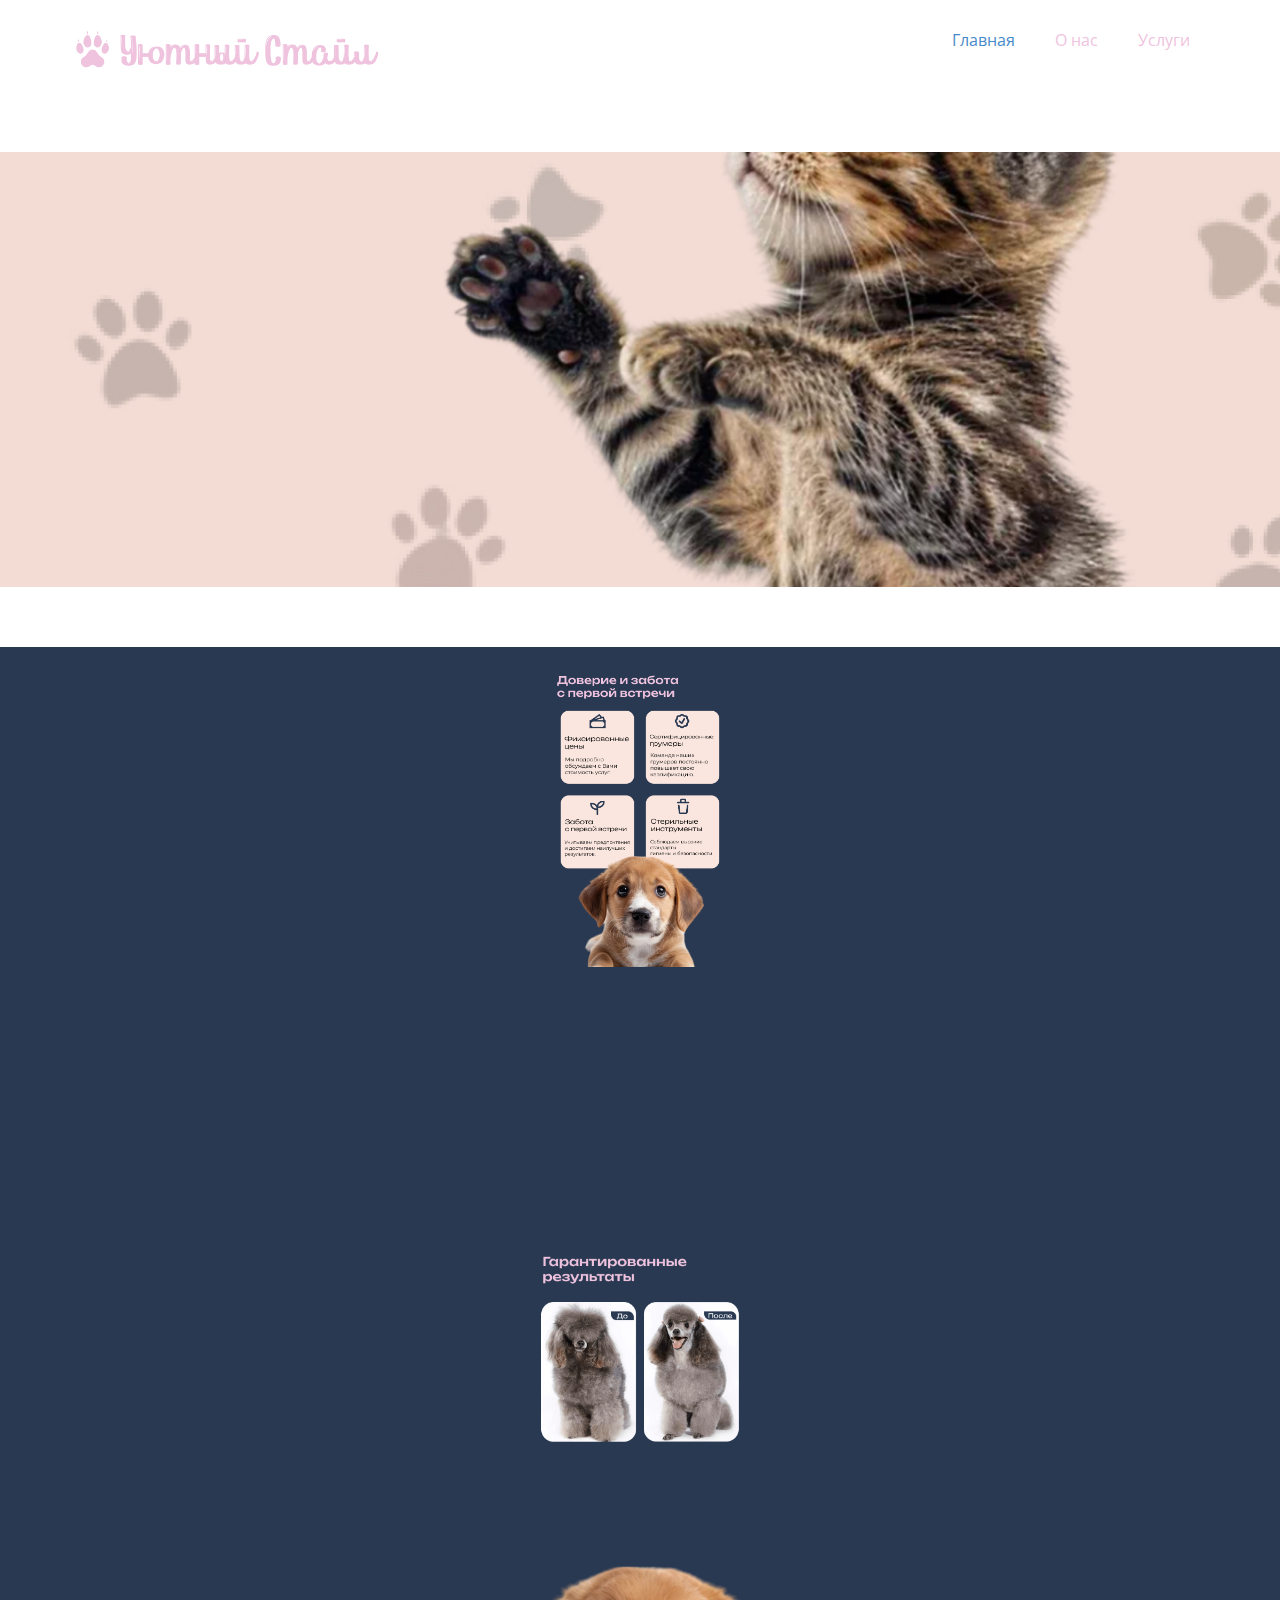
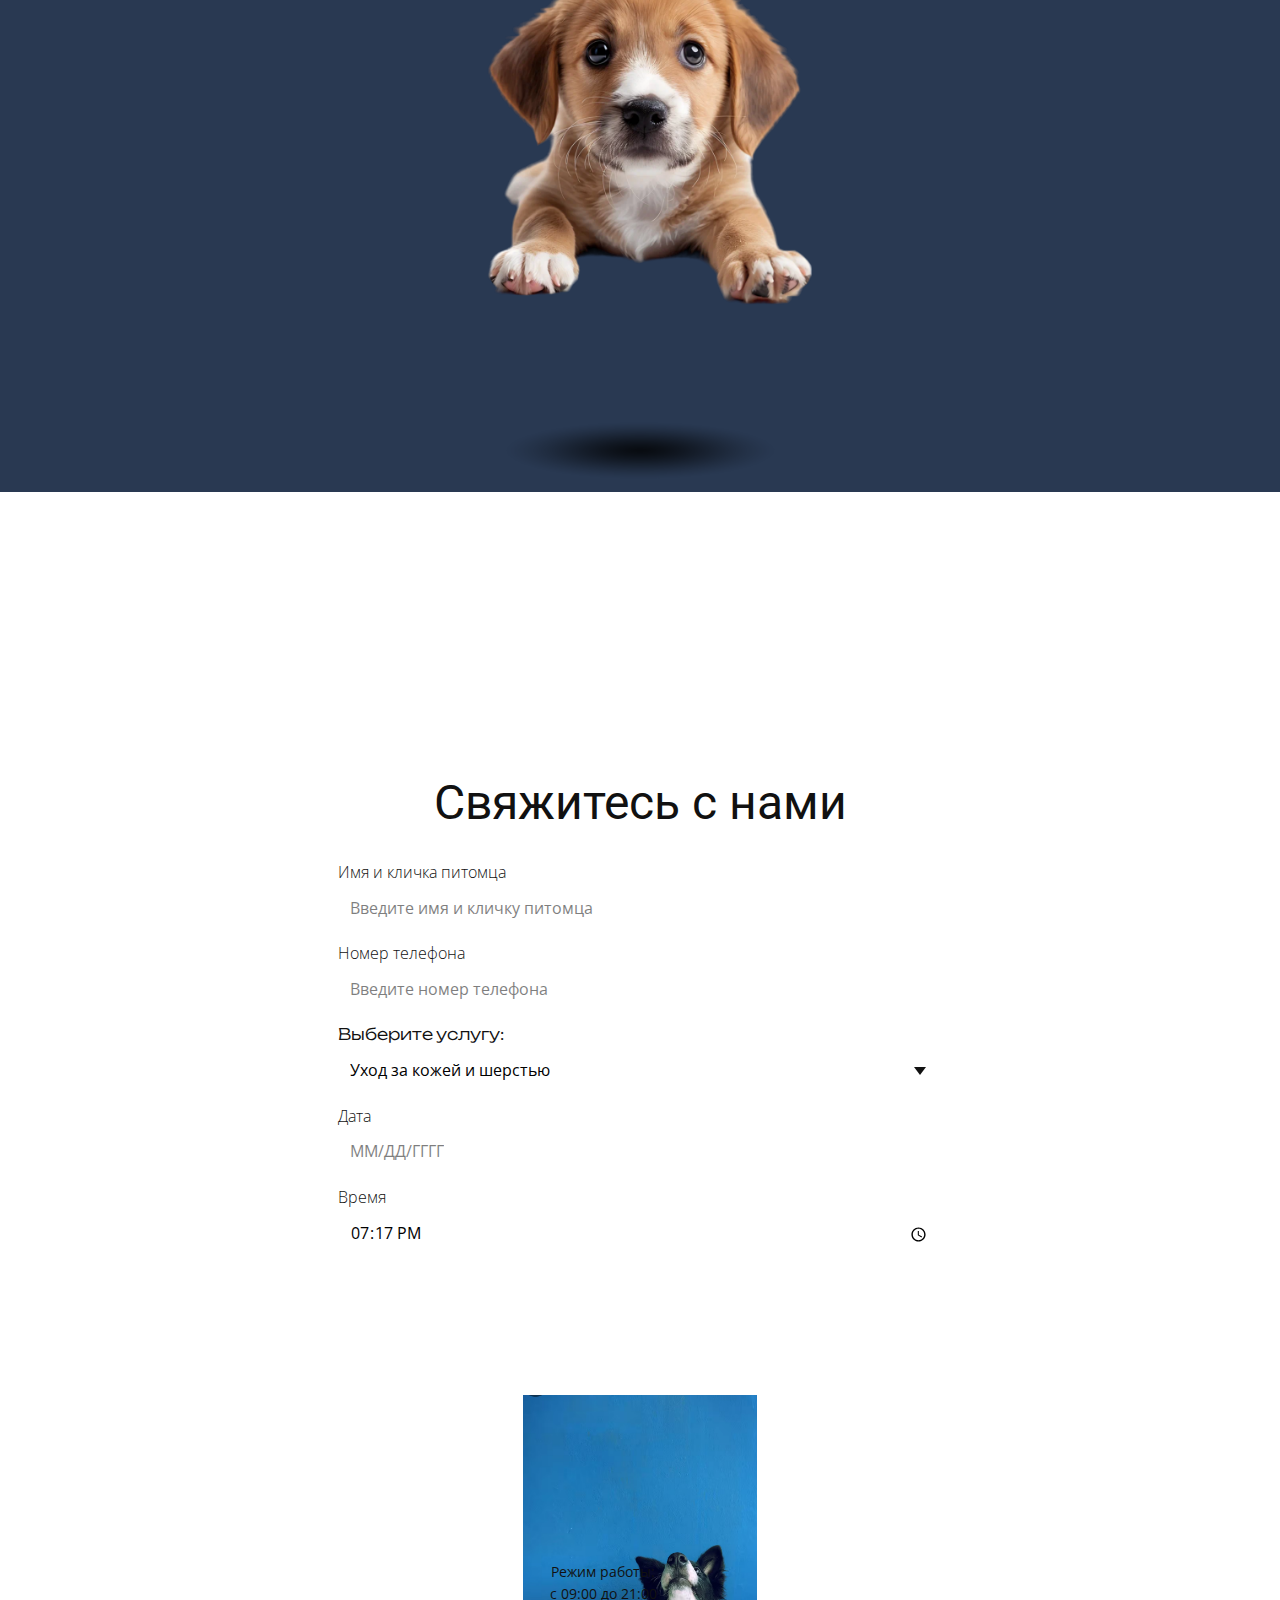
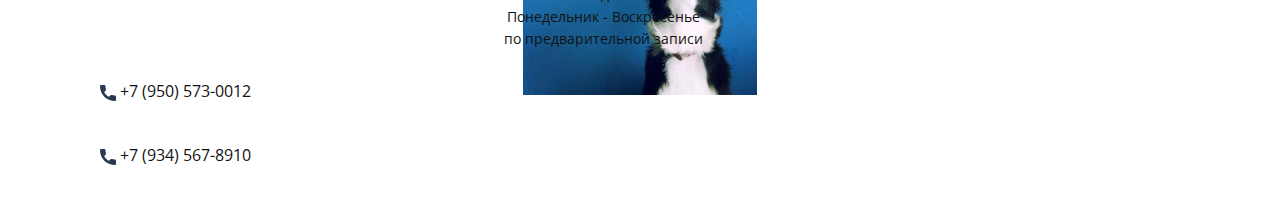
<file: index.html>
<!DOCTYPE html>
<html style="font-size: 16px;" lang="ru"><head>
    <meta name="viewport" content="width=device-width, initial-scale=1.0">
    <meta charset="utf-8">
    <meta name="keywords" content="Купание и чистка шерсти домашних питомцев, Парикмахерская для питомцев, Укладка шерсти, Подстрижка когтей и уход за лапками, Парикмахерские услуги для животных, Свяжитесь с нами">
    <meta name="description" content="">
    <title>Главная</title>
    <link rel="stylesheet" href="nicepage.css" media="screen">
<link rel="stylesheet" href="index.css" media="screen">
    <script class="u-script" type="text/javascript" src="jquery.js" defer=""></script>
    <script class="u-script" type="text/javascript" src="nicepage.js" defer=""></script>
    <meta name="generator" content="Nicepage 7.13.4, nicepage.com">
    
    
    
    
    
    
    
    
    <link id="u-page-google-font" rel="stylesheet" href="https://fonts.googleapis.com/css2?display=swap&amp;family=Roboto:ital,wght@0,100;0,200;0,300;0,400;0,500;0,600;0,700;0,800;0,900;1,100;1,200;1,300;1,400;1,500;1,600;1,700;1,800;1,900&amp;family=Open+Sans:ital,wght@0,300;0,400;0,500;0,600;0,700;0,800;1,300;1,400;1,500;1,600;1,700;1,800&amp;family=Unbounded:wght@200;300;400;500;600;700;800;900">
    <script type="application/ld+json">{
		"@context": "http://schema.org",
		"@type": "Organization",
		"name": "",
		"url": "/"
}</script>
    <meta name="theme-color" content="#478ac9">
    <meta property="og:title" content="Главная">
    <meta property="og:type" content="website">
    <link rel="canonical" href="/">
  <meta name="referrer" content="origin"><meta data-intl-tel-input-cdn-path="intlTelInput/"></head>
  <body data-home-page="https://website6567710.nicepage.io/Главная.html?version=99bab6fa-cb6e-5fd2-9b10-0b1e86d4f0d5" data-home-page-title="Главная" data-path-to-root="./" data-include-products="false" class="u-body u-clearfix u-xl-mode" data-lang="ru"><header class="u-clearfix u-color-var u-header u-header" id="header"><div class="u-clearfix u-sheet u-valign-middle-lg u-valign-middle-md u-valign-middle-sm u-sheet-1">
        <nav class="u-menu u-menu-one-level u-offcanvas u-menu-1" role="navigation" aria-label="Menu navigation">
          <div class="menu-collapse" style="font-size: 1rem; letter-spacing: 0px;">
            <a class="u-button-style u-custom-left-right-menu-spacing u-custom-padding-bottom u-custom-top-bottom-menu-spacing u-hamburger-link u-nav-link u-text-active-palette-1-base u-text-color-var u-text-hover-palette-2-base u-hamburger-link-1" href="#" tabindex="-1" aria-label="Open menu" aria-controls="1dbf">
              <svg class="u-svg-link" viewBox="0 0 24 24"><use xlink:href="#menu-hamburger"></use></svg>
              <svg class="u-svg-content" version="1.1" id="menu-hamburger" viewBox="0 0 16 16" x="0px" y="0px" xmlns:xlink="http://www.w3.org/1999/xlink" xmlns="http://www.w3.org/2000/svg"><g><rect y="1" width="16" height="2"></rect><rect y="7" width="16" height="2"></rect><rect y="13" width="16" height="2"></rect>
</g></svg>
            </a>
          </div>
          <div class="u-custom-menu u-nav-container">
            <ul class="u-nav u-unstyled u-nav-1" role="menubar"><li role="none" class="u-nav-item"><a role="menuitem" class="u-button-style u-nav-link u-text-active-palette-1-base u-text-hover-palette-2-base" href="./" style="padding: 10px 20px;">Главная</a>
</li><li role="none" class="u-nav-item"><a role="menuitem" class="u-button-style u-nav-link u-text-active-palette-1-base u-text-hover-palette-2-base" href="О-нас.html" style="padding: 10px 20px;">О нас</a>
</li><li role="none" class="u-nav-item"><a role="menuitem" class="u-button-style u-nav-link u-text-active-palette-1-base u-text-hover-palette-2-base" href="Услуги.html" style="padding: 10px 20px;">Услуги</a>
</li></ul>
          </div>
          <div class="u-custom-menu u-nav-container-collapse" id="1dbf" role="region" aria-label="Menu panel">
            <div class="u-black u-container-style u-inner-container-layout u-opacity u-opacity-95 u-sidenav">
              <div class="u-inner-container-layout u-sidenav-overflow">
                <div class="u-menu-close" tabindex="-1" aria-label="Close menu"></div>
                <ul class="u-align-center u-nav u-popupmenu-items u-unstyled u-nav-2" role="menubar"><li role="none" class="u-nav-item"><a role="menuitem" class="u-button-style u-nav-link" href="./">Главная</a>
</li><li role="none" class="u-nav-item"><a role="menuitem" class="u-button-style u-nav-link" href="О-нас.html">О нас</a>
</li><li role="none" class="u-nav-item"><a role="menuitem" class="u-button-style u-nav-link" href="Услуги.html">Услуги</a>
</li></ul>
              </div>
            </div>
            <div class="u-black u-menu-overlay u-opacity u-opacity-70"></div>
          </div>
        </nav>
        <img class="u-image u-image-contain u-image-default u-image-1" src="images/Group412.png" alt="" data-image-width="1244" data-image-height="192">
      </div></header> 
    <section class="skrollable u-clearfix u-container-align-center-lg u-container-align-center-md u-container-align-center-sm u-container-align-center-xl u-parallax u-valign-top-xs u-section-1" id="sec-defb" data-image-width="425" data-image-height="283">
      <div class="custom-expanded u-align-center u-container-align-center u-container-style u-expanded-width-lg u-expanded-width-md u-expanded-width-sm u-expanded-width-xl u-group u-shape-rectangle u-group-1">
        <div class="u-container-layout u-container-layout-1">
          <h1 class="u-align-center u-text u-text-1">Купание и чистка шерсти домашних питомцев</h1>
          <p class="u-align-center u-text u-text-2">Зоосалон - это место, где ваш питомец получит лучший уход и груминг. Профессиональные грумеры помогут поддерживать здоровье и красоту вашего питомца.</p>
          <a href="#" class="u-align-center u-border-none u-btn u-button-style u-white u-btn-1">Контакты<br style="">
          </a>
          <img class="u-absolute-hcenter-xs u-expanded u-image u-image-default" src="images/Frame31.jpg" alt="" data-image-width="1360" data-image-height="1880">
        </div>
      </div>
    </section>
    <section class="u-clearfix u-color-var u-container-align-center-lg u-container-align-center-md u-container-align-center-sm u-container-align-center-xl u-valign-middle-lg u-valign-middle-md u-section-2" id="sec-e2ef">
      <div class="u-clearfix u-sheet u-valign-top-xs u-sheet-1">
        <img class="u-image u-image-default u-image-1" src="images/Frame4.jpg" alt="" data-image-width="1360" data-image-height="2252">
      </div>
    </section>
    <section class="u-align-center u-clearfix u-color-var u-container-align-center-lg u-container-align-center-md u-container-align-center-sm u-container-align-center-xl u-section-3" id="sec-b1fc">
      <div class="u-clearfix u-sheet u-valign-middle-lg u-valign-middle-md u-valign-middle-sm u-valign-middle-xl u-sheet-1">
        <img class="u-image u-image-default u-image-1" src="images/Frame5.jpg" alt="" data-image-width="1360" data-image-height="1336">
        <img class="u-image u-image-contain u-image-default u-preserve-proportions u-image-2" src="images/IMG_3057.PNG" alt="" data-image-width="2048" data-image-height="2048">
        <img class="custom-expanded u-image u-image-contain u-image-default u-preserve-proportions u-image-3" src="images/IMG_14901.png" alt="" data-image-width="1920" data-image-height="1920">
      </div>
    </section>
    <section class="skrollable u-clearfix u-container-align-center-lg u-container-align-center-md u-container-align-center-sm u-container-align-center-xl u-parallax u-section-4" src="" data-image-width="282" data-image-height="425" id="sec-ec39">
      <div class="u-clearfix u-sheet u-valign-middle u-sheet-1">
        <img class="custom-expanded u-image u-image-default u-image-1" src="images/image.png" alt="" data-image-width="411" data-image-height="527">
        <div class="u-align-center u-container-align-center u-container-style u-expanded-width-xs u-group u-opacity u-opacity-70 u-radius u-shape-round u-white u-group-1">
          <div class="u-container-layout u-valign-middle u-container-layout-1">
            <h2 class="u-align-center u-custom-font u-text u-text-1">Свяжитесь с нами<br style="">
            </h2>
            <div class="u-form u-radius u-form-1">
              <form action="https://forms.nicepagesrv.com/v2/form/process" class="u-clearfix u-form-spacing-10 u-form-vertical u-inner-form" source="email" name="form-1" style="padding: 10px;">
                <div class="u-form-group u-form-name">
                  <label for="name-74d5" class="u-custom-font u-label u-label-1">Имя и кличка питомца </label>
                  <input type="text" placeholder="Введите имя и кличку питомца" id="name-74d5" name="name" class="u-border-none u-input u-input-rectangle" required="">
                </div>
                <div class="u-form-email u-form-group">
                  <label for="email-74d5" class="u-custom-font u-label u-label-2">Номер телефона</label>
                  <input type="email" placeholder="Введите номер телефона" id="email-74d5" name="email" class="u-border-none u-input u-input-rectangle" required="">
                </div>
                <div class="u-form-group u-form-select u-form-group-3">
                  <label for="select-1f82" class="u-custom-font u-label u-label-3">Выберите услугу:</label>
                  <div class="u-form-select-wrapper">
                    <select id="select-1f82" name="select" class="u-border-none u-input u-input-rectangle">
                      <option value="Уход за кожей и шерстью" data-calc="">Уход за кожей и шерстью</option>
                      <option value="Маникюр и уход за лапами" data-calc="">Маникюр и уход за лапами</option>
                      <option value="Очищение ушей и глаз" data-calc="">Очищение ушей и глаз</option>
                      <option value="Аромотерапия" data-calc="">Аромотерапия</option>
                      <option value="Грязевая ванна" data-calc="">Грязевая ванна</option>
                      <option value="Гидротерапия и аквамассаж" data-calc="">Гидротерапия и аквамассаж</option>
                    </select>
                    <svg class="u-caret u-caret-svg" version="1.1" id="Layer_1" xmlns="http://www.w3.org/2000/svg" xmlns:xlink="http://www.w3.org/1999/xlink" x="0px" y="0px" width="16px" height="16px" viewBox="0 0 16 16" style="fill:currentColor;" xml:space="preserve"><polygon class="st0" points="8,12 2,4 14,4 "></polygon></svg>
                  </div>
                </div>
                <div class="u-form-date u-form-group u-form-group-4">
                  <label for="date-6833" class="u-custom-font u-label u-label-4">Дата</label>
                  <input type="text" placeholder="ММ/ДД/ГГГГ" id="date-6833" name="date" class="u-border-none u-input u-input-rectangle" required="" data-date-format="mm/dd/yyyy">
                </div>
                <div class="u-form-group u-form-time u-form-group-5">
                  <label for="time-5619" class="u-custom-font u-label u-label-5">Время</label>
                  <input type="time" id="time-5619" name="time" class="u-border-none u-input u-input-rectangle">
                </div>
                <div class="u-align-left u-form-group u-form-submit">
                  <a href="#" class="u-btn u-btn-round u-btn-submit u-button-style u-color-var u-custom-font u-radius u-btn-1">Отправить заявку</a>
                  <input type="submit" value="submit" class="u-form-control-hidden">
                </div>
                <div class="u-form-send-message u-form-send-success">Спасибо! Ваше сообщение отправлено.</div>
                <div class="u-form-send-error u-form-send-message">Отправка не удалась. Пожалуйста, исправьте ошибки и попробуйте еще раз.</div>
                <input type="hidden" value="" name="recaptchaResponse">
                <input type="hidden" name="formServices" value="c82be1be-2ed3-40de-4623-ad5422ef3662">
              </form>
            </div>
          </div>
        </div>
      </div>
    </section>
    
    
    
    
    
    <footer class="u-align-center u-clearfix u-color-var u-container-align-center u-container-align-center-lg u-container-align-center-md u-container-align-center-sm u-container-align-center-xl u-footer u-footer" id="footer"><div class="u-clearfix u-sheet u-sheet-1">
        <p class="u-align-left-xs u-small-text u-text u-text-color-var u-text-variant u-text-1"> Режим работы:<br>с 09:00 до 21:00<br>Понедельник - Воскресенье<br>по предварительной записи
        </p>
        <a href="" class="u-active-none u-btn u-btn-rectangle u-button-style u-hover-none u-none u-text-color-var u-btn-1"><span class="u-icon u-text-color-var u-icon-1"><svg class="u-svg-content" viewBox="0 0 405.333 405.333" x="0px" y="0px" style="width: 1em; height: 1em;"><path d="M373.333,266.88c-25.003,0-49.493-3.904-72.704-11.563c-11.328-3.904-24.192-0.896-31.637,6.699l-46.016,34.752    c-52.8-28.181-86.592-61.952-114.389-114.368l33.813-44.928c8.512-8.512,11.563-20.971,7.915-32.64    C142.592,81.472,138.667,56.96,138.667,32c0-17.643-14.357-32-32-32H32C14.357,0,0,14.357,0,32    c0,205.845,167.488,373.333,373.333,373.333c17.643,0,32-14.357,32-32V298.88C405.333,281.237,390.976,266.88,373.333,266.88z"></path></svg></span>&nbsp;+7 (950) 573-0012
        </a>
        <a href="" class="u-active-none u-btn u-btn-rectangle u-button-style u-hover-none u-none u-text-color-var u-btn-2"><span class="u-icon u-text-color-var u-icon-2"><svg class="u-svg-content" viewBox="0 0 405.333 405.333" x="0px" y="0px" style="width: 1em; height: 1em;"><path d="M373.333,266.88c-25.003,0-49.493-3.904-72.704-11.563c-11.328-3.904-24.192-0.896-31.637,6.699l-46.016,34.752    c-52.8-28.181-86.592-61.952-114.389-114.368l33.813-44.928c8.512-8.512,11.563-20.971,7.915-32.64    C142.592,81.472,138.667,56.96,138.667,32c0-17.643-14.357-32-32-32H32C14.357,0,0,14.357,0,32    c0,205.845,167.488,373.333,373.333,373.333c17.643,0,32-14.357,32-32V298.88C405.333,281.237,390.976,266.88,373.333,266.88z"></path></svg></span>&nbsp;+7 (934) 567-8910
        </a>
      </div>
</body></html>
</file>
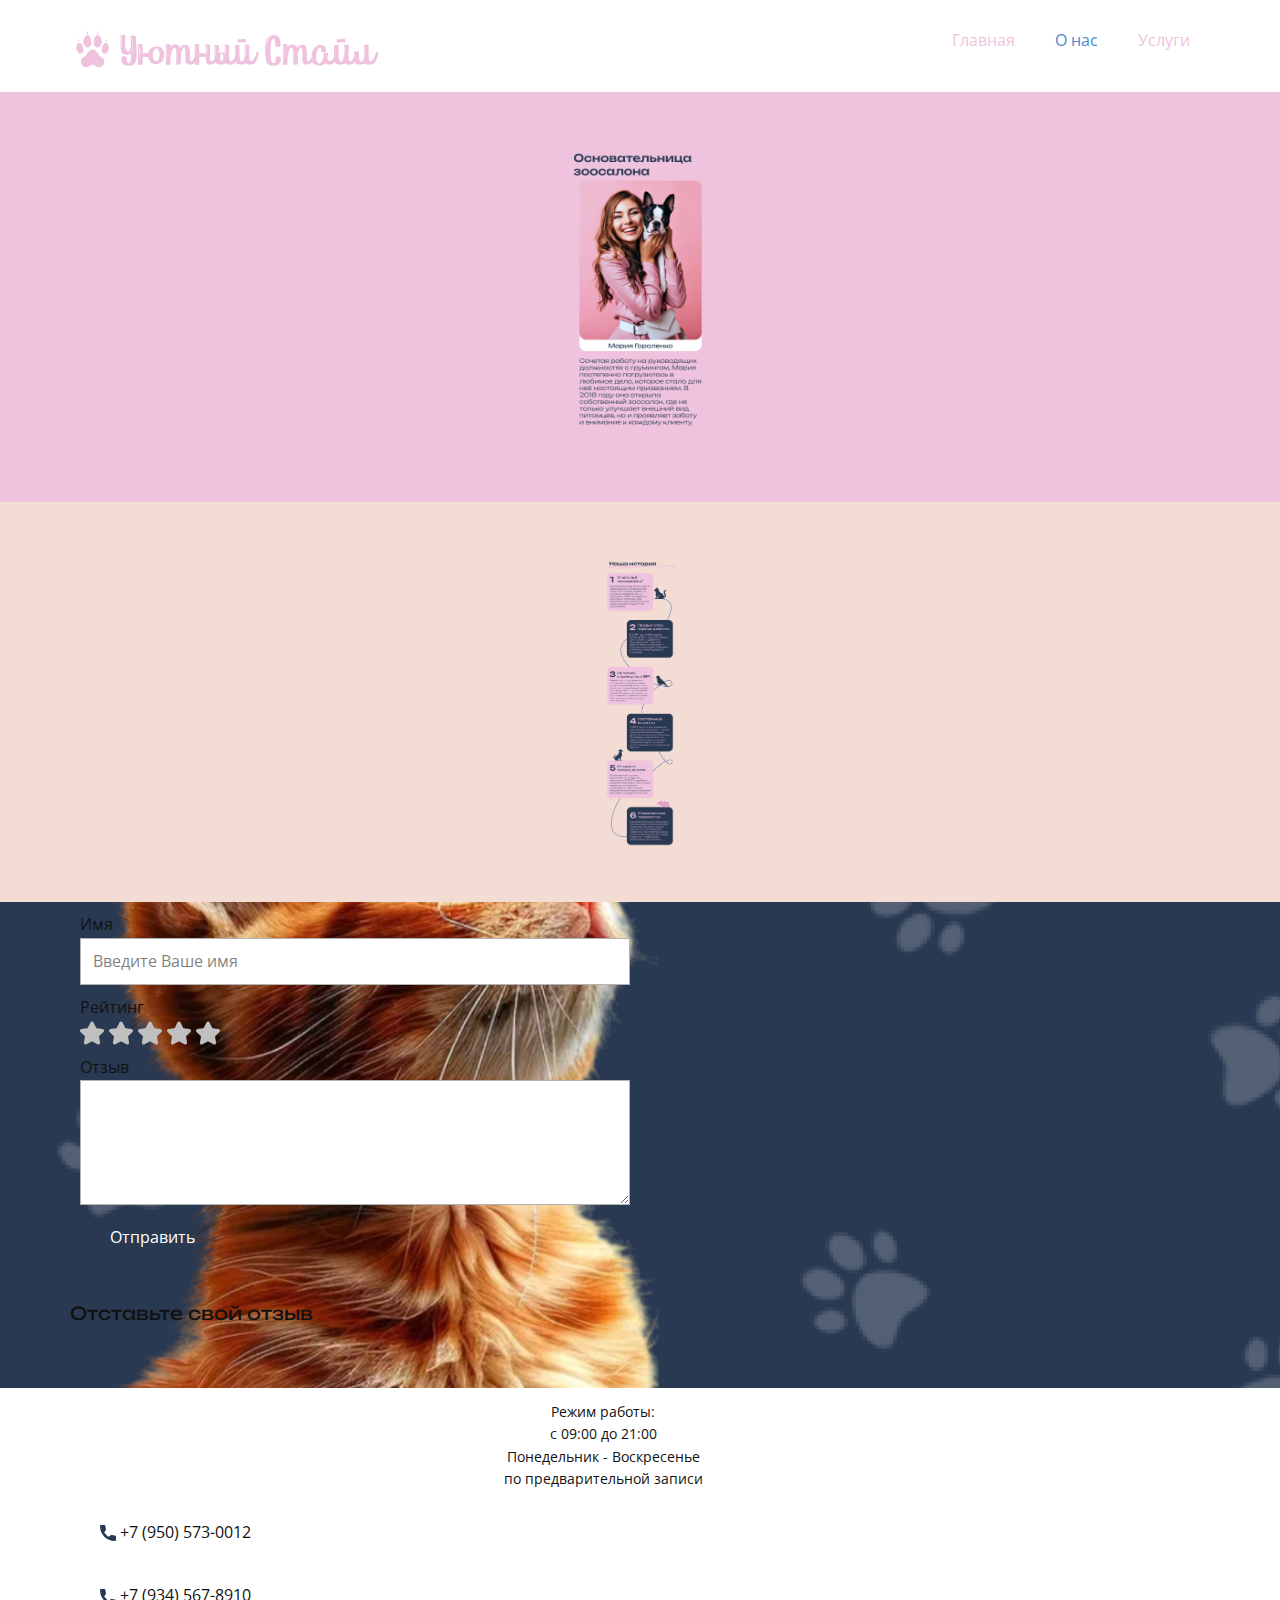
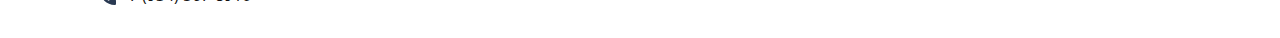
<file: О-нас.html>
<!DOCTYPE html>
<html style="font-size: 16px;" lang="ru"><head>
    <meta name="viewport" content="width=device-width, initial-scale=1.0">
    <meta charset="utf-8">
    <meta name="keywords" content="">
    <meta name="description" content="">
    <title>О нас</title>
    <link rel="stylesheet" href="nicepage.css" media="screen">
<link rel="stylesheet" href="О-нас.css" media="screen">
    <script class="u-script" type="text/javascript" src="jquery.js" defer=""></script>
    <script class="u-script" type="text/javascript" src="nicepage.js" defer=""></script>
    <meta name="generator" content="Nicepage 7.13.4, nicepage.com">
    
    
    
    
    
    
    
    <link id="u-page-google-font" rel="stylesheet" href="https://fonts.googleapis.com/css2?display=swap&amp;family=Roboto:ital,wght@0,100;0,200;0,300;0,400;0,500;0,600;0,700;0,800;0,900;1,100;1,200;1,300;1,400;1,500;1,600;1,700;1,800;1,900&amp;family=Open+Sans:ital,wght@0,300;0,400;0,500;0,600;0,700;0,800;1,300;1,400;1,500;1,600;1,700;1,800&amp;family=Unbounded:wght@200;300;400;500;600;700;800;900">
    <script type="application/ld+json">{
		"@context": "http://schema.org",
		"@type": "Organization",
		"name": ""
}</script>
    <meta name="theme-color" content="#478ac9">
    <meta property="og:title" content="О нас">
    <meta property="og:type" content="website">
  <meta name="referrer" content="origin"><meta data-intl-tel-input-cdn-path="intlTelInput/"></head>
  <body data-path-to-root="./" data-include-products="false" class="u-body u-clearfix u-xl-mode" data-lang="ru"><header class="u-clearfix u-color-var u-header u-header" id="header"><div class="u-clearfix u-sheet u-valign-middle-lg u-valign-middle-md u-valign-middle-sm u-sheet-1">
        <nav class="u-menu u-menu-one-level u-offcanvas u-menu-1" role="navigation" aria-label="Menu navigation">
          <div class="menu-collapse" style="font-size: 1rem; letter-spacing: 0px;">
            <a class="u-button-style u-custom-left-right-menu-spacing u-custom-padding-bottom u-custom-top-bottom-menu-spacing u-hamburger-link u-nav-link u-text-active-palette-1-base u-text-color-var u-text-hover-palette-2-base u-hamburger-link-1" href="#" tabindex="-1" aria-label="Open menu" aria-controls="1dbf">
              <svg class="u-svg-link" viewBox="0 0 24 24"><use xlink:href="#menu-hamburger"></use></svg>
              <svg class="u-svg-content" version="1.1" id="menu-hamburger" viewBox="0 0 16 16" x="0px" y="0px" xmlns:xlink="http://www.w3.org/1999/xlink" xmlns="http://www.w3.org/2000/svg"><g><rect y="1" width="16" height="2"></rect><rect y="7" width="16" height="2"></rect><rect y="13" width="16" height="2"></rect>
</g></svg>
            </a>
          </div>
          <div class="u-custom-menu u-nav-container">
            <ul class="u-nav u-unstyled u-nav-1" role="menubar"><li role="none" class="u-nav-item"><a role="menuitem" class="u-button-style u-nav-link u-text-active-palette-1-base u-text-hover-palette-2-base" href="./" style="padding: 10px 20px;">Главная</a>
</li><li role="none" class="u-nav-item"><a role="menuitem" class="u-button-style u-nav-link u-text-active-palette-1-base u-text-hover-palette-2-base" href="О-нас.html" style="padding: 10px 20px;">О нас</a>
</li><li role="none" class="u-nav-item"><a role="menuitem" class="u-button-style u-nav-link u-text-active-palette-1-base u-text-hover-palette-2-base" href="Услуги.html" style="padding: 10px 20px;">Услуги</a>
</li></ul>
          </div>
          <div class="u-custom-menu u-nav-container-collapse" id="1dbf" role="region" aria-label="Menu panel">
            <div class="u-black u-container-style u-inner-container-layout u-opacity u-opacity-95 u-sidenav">
              <div class="u-inner-container-layout u-sidenav-overflow">
                <div class="u-menu-close" tabindex="-1" aria-label="Close menu"></div>
                <ul class="u-align-center u-nav u-popupmenu-items u-unstyled u-nav-2" role="menubar"><li role="none" class="u-nav-item"><a role="menuitem" class="u-button-style u-nav-link" href="./">Главная</a>
</li><li role="none" class="u-nav-item"><a role="menuitem" class="u-button-style u-nav-link" href="О-нас.html">О нас</a>
</li><li role="none" class="u-nav-item"><a role="menuitem" class="u-button-style u-nav-link" href="Услуги.html">Услуги</a>
</li></ul>
              </div>
            </div>
            <div class="u-black u-menu-overlay u-opacity u-opacity-70"></div>
          </div>
        </nav>
        <img class="u-image u-image-contain u-image-default u-image-1" src="images/Group412.png" alt="" data-image-width="1244" data-image-height="192">
      </div></header>
    <section class="u-clearfix u-color-var u-container-align-center-lg u-container-align-center-md u-container-align-center-sm u-container-align-center-xl u-section-1" id="block-1">
      <div class="u-clearfix u-sheet u-valign-middle-xs u-sheet-1">
        <img class="u-image u-image-default u-image-1" src="images/Frame121.jpg" alt="" data-image-width="1360" data-image-height="2640">
      </div>
    </section>
    <section class="u-clearfix u-color-var u-container-align-center-lg u-container-align-center-md u-container-align-center-sm u-container-align-center-xl u-section-2" id="block-2">
      <div class="u-clearfix u-sheet u-valign-middle-xs u-sheet-1">
        <img class="u-image u-image-default u-image-1" src="images/Frame111.jpg" alt="" data-image-width="1360" data-image-height="5720">
      </div>
    </section>
    <section class="u-clearfix u-image u-section-3" id="block-3" data-image-width="1360" data-image-height="1880">
      <div class="u-clearfix u-sheet u-sheet-1">
        <div class="u-color-var u-expanded-width-xs u-form u-radius u-form-1">
          <form action="https://forms.nicepagesrv.com/v2/form/process" class="u-clearfix u-form-spacing-10 u-form-vertical u-inner-form" source="email" name="form" style="padding: 10px;">
            <div class="u-form-group u-form-name">
              <label for="name-67ae" class="u-label">Имя</label>
              <input type="text" placeholder="Введите Ваше имя" id="name-67ae" name="name" class="u-input u-input-rectangle" required="">
            </div>
            <div class="u-form-group u-form-rating u-form-group-2">
              <label for="form-rating-ab5d" class="u-label">Рейтинг</label>
              <div class="u-rating-icons u-spacing-5"><span class="u-active-icon u-form-rating-item u-text-color-var" style="display: none; height: 24px; width: 24px; --text-color-var: #efc3de;">
                  <svg class="u-svg-link" preserveAspectRatio="xMidYMin slice" viewBox="0 0 49.94 49.94" style=""><use xlink:href="#svg-4b98"></use></svg>
                  <svg class="u-svg-content" viewBox="0 0 49.94 49.94" x="0px" y="0px" id="svg-4b98" style="enable-background:new 0 0 49.94 49.94;"><path d="M48.856,22.73c0.983-0.958,1.33-2.364,0.906-3.671c-0.425-1.307-1.532-2.24-2.892-2.438l-12.092-1.757
	c-0.515-0.075-0.96-0.398-1.19-0.865L28.182,3.043c-0.607-1.231-1.839-1.996-3.212-1.996c-1.372,0-2.604,0.765-3.211,1.996
	L16.352,14c-0.23,0.467-0.676,0.79-1.191,0.865L3.069,16.622c-1.359,0.197-2.467,1.131-2.892,2.438
	c-0.424,1.307-0.077,2.713,0.906,3.671l8.749,8.528c0.373,0.364,0.544,0.888,0.456,1.4L8.224,44.701
	c-0.183,1.06,0.095,2.091,0.781,2.904c1.066,1.267,2.927,1.653,4.415,0.871l10.814-5.686c0.452-0.237,1.021-0.235,1.472,0
	l10.815,5.686c0.526,0.277,1.087,0.417,1.666,0.417c1.057,0,2.059-0.47,2.748-1.288c0.687-0.813,0.964-1.846,0.781-2.904
	l-2.065-12.042c-0.088-0.513,0.083-1.036,0.456-1.4L48.856,22.73z"></path></svg></span><span class="u-active-icon u-form-rating-item u-text-color-var" style="display: none; height: 24px; width: 24px; --text-color-var: #efc3de;">
                  <svg class="u-svg-link" preserveAspectRatio="xMidYMin slice" viewBox="0 0 49.94 49.94" style=""><use xlink:href="#svg-4bf0"></use></svg>
                  <svg class="u-svg-content" viewBox="0 0 49.94 49.94" x="0px" y="0px" id="svg-4bf0" style="enable-background:new 0 0 49.94 49.94;"><path d="M48.856,22.73c0.983-0.958,1.33-2.364,0.906-3.671c-0.425-1.307-1.532-2.24-2.892-2.438l-12.092-1.757
	c-0.515-0.075-0.96-0.398-1.19-0.865L28.182,3.043c-0.607-1.231-1.839-1.996-3.212-1.996c-1.372,0-2.604,0.765-3.211,1.996
	L16.352,14c-0.23,0.467-0.676,0.79-1.191,0.865L3.069,16.622c-1.359,0.197-2.467,1.131-2.892,2.438
	c-0.424,1.307-0.077,2.713,0.906,3.671l8.749,8.528c0.373,0.364,0.544,0.888,0.456,1.4L8.224,44.701
	c-0.183,1.06,0.095,2.091,0.781,2.904c1.066,1.267,2.927,1.653,4.415,0.871l10.814-5.686c0.452-0.237,1.021-0.235,1.472,0
	l10.815,5.686c0.526,0.277,1.087,0.417,1.666,0.417c1.057,0,2.059-0.47,2.748-1.288c0.687-0.813,0.964-1.846,0.781-2.904
	l-2.065-12.042c-0.088-0.513,0.083-1.036,0.456-1.4L48.856,22.73z"></path></svg></span><span class="u-active-icon u-form-rating-item u-text-color-var" style="display: none; height: 24px; width: 24px; --text-color-var: #efc3de;">
                  <svg class="u-svg-link" preserveAspectRatio="xMidYMin slice" viewBox="0 0 49.94 49.94" style=""><use xlink:href="#svg-8604"></use></svg>
                  <svg class="u-svg-content" viewBox="0 0 49.94 49.94" x="0px" y="0px" id="svg-8604" style="enable-background:new 0 0 49.94 49.94;"><path d="M48.856,22.73c0.983-0.958,1.33-2.364,0.906-3.671c-0.425-1.307-1.532-2.24-2.892-2.438l-12.092-1.757
	c-0.515-0.075-0.96-0.398-1.19-0.865L28.182,3.043c-0.607-1.231-1.839-1.996-3.212-1.996c-1.372,0-2.604,0.765-3.211,1.996
	L16.352,14c-0.23,0.467-0.676,0.79-1.191,0.865L3.069,16.622c-1.359,0.197-2.467,1.131-2.892,2.438
	c-0.424,1.307-0.077,2.713,0.906,3.671l8.749,8.528c0.373,0.364,0.544,0.888,0.456,1.4L8.224,44.701
	c-0.183,1.06,0.095,2.091,0.781,2.904c1.066,1.267,2.927,1.653,4.415,0.871l10.814-5.686c0.452-0.237,1.021-0.235,1.472,0
	l10.815,5.686c0.526,0.277,1.087,0.417,1.666,0.417c1.057,0,2.059-0.47,2.748-1.288c0.687-0.813,0.964-1.846,0.781-2.904
	l-2.065-12.042c-0.088-0.513,0.083-1.036,0.456-1.4L48.856,22.73z"></path></svg></span><span class="u-active-icon u-form-rating-item u-text-color-var" style="display: none; height: 24px; width: 24px; --text-color-var: #efc3de;">
                  <svg class="u-svg-link" preserveAspectRatio="xMidYMin slice" viewBox="0 0 49.94 49.94" style=""><use xlink:href="#svg-6b19"></use></svg>
                  <svg class="u-svg-content" viewBox="0 0 49.94 49.94" x="0px" y="0px" id="svg-6b19" style="enable-background:new 0 0 49.94 49.94;"><path d="M48.856,22.73c0.983-0.958,1.33-2.364,0.906-3.671c-0.425-1.307-1.532-2.24-2.892-2.438l-12.092-1.757
	c-0.515-0.075-0.96-0.398-1.19-0.865L28.182,3.043c-0.607-1.231-1.839-1.996-3.212-1.996c-1.372,0-2.604,0.765-3.211,1.996
	L16.352,14c-0.23,0.467-0.676,0.79-1.191,0.865L3.069,16.622c-1.359,0.197-2.467,1.131-2.892,2.438
	c-0.424,1.307-0.077,2.713,0.906,3.671l8.749,8.528c0.373,0.364,0.544,0.888,0.456,1.4L8.224,44.701
	c-0.183,1.06,0.095,2.091,0.781,2.904c1.066,1.267,2.927,1.653,4.415,0.871l10.814-5.686c0.452-0.237,1.021-0.235,1.472,0
	l10.815,5.686c0.526,0.277,1.087,0.417,1.666,0.417c1.057,0,2.059-0.47,2.748-1.288c0.687-0.813,0.964-1.846,0.781-2.904
	l-2.065-12.042c-0.088-0.513,0.083-1.036,0.456-1.4L48.856,22.73z"></path></svg></span><span class="u-active-icon u-form-rating-item u-text-color-var" style="display: none; height: 24px; width: 24px; --text-color-var: #efc3de;">
                  <svg class="u-svg-link" preserveAspectRatio="xMidYMin slice" viewBox="0 0 49.94 49.94" style=""><use xlink:href="#svg-daad"></use></svg>
                  <svg class="u-svg-content" viewBox="0 0 49.94 49.94" x="0px" y="0px" id="svg-daad" style="enable-background:new 0 0 49.94 49.94;"><path d="M48.856,22.73c0.983-0.958,1.33-2.364,0.906-3.671c-0.425-1.307-1.532-2.24-2.892-2.438l-12.092-1.757
	c-0.515-0.075-0.96-0.398-1.19-0.865L28.182,3.043c-0.607-1.231-1.839-1.996-3.212-1.996c-1.372,0-2.604,0.765-3.211,1.996
	L16.352,14c-0.23,0.467-0.676,0.79-1.191,0.865L3.069,16.622c-1.359,0.197-2.467,1.131-2.892,2.438
	c-0.424,1.307-0.077,2.713,0.906,3.671l8.749,8.528c0.373,0.364,0.544,0.888,0.456,1.4L8.224,44.701
	c-0.183,1.06,0.095,2.091,0.781,2.904c1.066,1.267,2.927,1.653,4.415,0.871l10.814-5.686c0.452-0.237,1.021-0.235,1.472,0
	l10.815,5.686c0.526,0.277,1.087,0.417,1.666,0.417c1.057,0,2.059-0.47,2.748-1.288c0.687-0.813,0.964-1.846,0.781-2.904
	l-2.065-12.042c-0.088-0.513,0.083-1.036,0.456-1.4L48.856,22.73z"></path></svg></span><span class="u-form-rating-item u-passive-icon u-text-grey-25 u-passive-icon-1">
                  <svg class="u-svg-link" preserveAspectRatio="xMidYMin slice" viewBox="0 0 49.94 49.94" style=""><use xlink:href="#svg-1e37"></use></svg>
                  <svg class="u-svg-content" viewBox="0 0 49.94 49.94" x="0px" y="0px" id="svg-1e37" style="enable-background:new 0 0 49.94 49.94;"><path d="M48.856,22.73c0.983-0.958,1.33-2.364,0.906-3.671c-0.425-1.307-1.532-2.24-2.892-2.438l-12.092-1.757
	c-0.515-0.075-0.96-0.398-1.19-0.865L28.182,3.043c-0.607-1.231-1.839-1.996-3.212-1.996c-1.372,0-2.604,0.765-3.211,1.996
	L16.352,14c-0.23,0.467-0.676,0.79-1.191,0.865L3.069,16.622c-1.359,0.197-2.467,1.131-2.892,2.438
	c-0.424,1.307-0.077,2.713,0.906,3.671l8.749,8.528c0.373,0.364,0.544,0.888,0.456,1.4L8.224,44.701
	c-0.183,1.06,0.095,2.091,0.781,2.904c1.066,1.267,2.927,1.653,4.415,0.871l10.814-5.686c0.452-0.237,1.021-0.235,1.472,0
	l10.815,5.686c0.526,0.277,1.087,0.417,1.666,0.417c1.057,0,2.059-0.47,2.748-1.288c0.687-0.813,0.964-1.846,0.781-2.904
	l-2.065-12.042c-0.088-0.513,0.083-1.036,0.456-1.4L48.856,22.73z"></path></svg></span><span class="u-form-rating-item u-passive-icon u-text-grey-25 u-passive-icon-2">
                  <svg class="u-svg-link" preserveAspectRatio="xMidYMin slice" viewBox="0 0 49.94 49.94" style=""><use xlink:href="#svg-5191"></use></svg>
                  <svg class="u-svg-content" viewBox="0 0 49.94 49.94" x="0px" y="0px" id="svg-5191" style="enable-background:new 0 0 49.94 49.94;"><path d="M48.856,22.73c0.983-0.958,1.33-2.364,0.906-3.671c-0.425-1.307-1.532-2.24-2.892-2.438l-12.092-1.757
	c-0.515-0.075-0.96-0.398-1.19-0.865L28.182,3.043c-0.607-1.231-1.839-1.996-3.212-1.996c-1.372,0-2.604,0.765-3.211,1.996
	L16.352,14c-0.23,0.467-0.676,0.79-1.191,0.865L3.069,16.622c-1.359,0.197-2.467,1.131-2.892,2.438
	c-0.424,1.307-0.077,2.713,0.906,3.671l8.749,8.528c0.373,0.364,0.544,0.888,0.456,1.4L8.224,44.701
	c-0.183,1.06,0.095,2.091,0.781,2.904c1.066,1.267,2.927,1.653,4.415,0.871l10.814-5.686c0.452-0.237,1.021-0.235,1.472,0
	l10.815,5.686c0.526,0.277,1.087,0.417,1.666,0.417c1.057,0,2.059-0.47,2.748-1.288c0.687-0.813,0.964-1.846,0.781-2.904
	l-2.065-12.042c-0.088-0.513,0.083-1.036,0.456-1.4L48.856,22.73z"></path></svg></span><span class="u-form-rating-item u-passive-icon u-text-grey-25 u-passive-icon-3">
                  <svg class="u-svg-link" preserveAspectRatio="xMidYMin slice" viewBox="0 0 49.94 49.94" style=""><use xlink:href="#svg-94ef"></use></svg>
                  <svg class="u-svg-content" viewBox="0 0 49.94 49.94" x="0px" y="0px" id="svg-94ef" style="enable-background:new 0 0 49.94 49.94;"><path d="M48.856,22.73c0.983-0.958,1.33-2.364,0.906-3.671c-0.425-1.307-1.532-2.24-2.892-2.438l-12.092-1.757
	c-0.515-0.075-0.96-0.398-1.19-0.865L28.182,3.043c-0.607-1.231-1.839-1.996-3.212-1.996c-1.372,0-2.604,0.765-3.211,1.996
	L16.352,14c-0.23,0.467-0.676,0.79-1.191,0.865L3.069,16.622c-1.359,0.197-2.467,1.131-2.892,2.438
	c-0.424,1.307-0.077,2.713,0.906,3.671l8.749,8.528c0.373,0.364,0.544,0.888,0.456,1.4L8.224,44.701
	c-0.183,1.06,0.095,2.091,0.781,2.904c1.066,1.267,2.927,1.653,4.415,0.871l10.814-5.686c0.452-0.237,1.021-0.235,1.472,0
	l10.815,5.686c0.526,0.277,1.087,0.417,1.666,0.417c1.057,0,2.059-0.47,2.748-1.288c0.687-0.813,0.964-1.846,0.781-2.904
	l-2.065-12.042c-0.088-0.513,0.083-1.036,0.456-1.4L48.856,22.73z"></path></svg></span><span class="u-form-rating-item u-passive-icon u-text-grey-25 u-passive-icon-4">
                  <svg class="u-svg-link" preserveAspectRatio="xMidYMin slice" viewBox="0 0 49.94 49.94" style=""><use xlink:href="#svg-6d7f"></use></svg>
                  <svg class="u-svg-content" viewBox="0 0 49.94 49.94" x="0px" y="0px" id="svg-6d7f" style="enable-background:new 0 0 49.94 49.94;"><path d="M48.856,22.73c0.983-0.958,1.33-2.364,0.906-3.671c-0.425-1.307-1.532-2.24-2.892-2.438l-12.092-1.757
	c-0.515-0.075-0.96-0.398-1.19-0.865L28.182,3.043c-0.607-1.231-1.839-1.996-3.212-1.996c-1.372,0-2.604,0.765-3.211,1.996
	L16.352,14c-0.23,0.467-0.676,0.79-1.191,0.865L3.069,16.622c-1.359,0.197-2.467,1.131-2.892,2.438
	c-0.424,1.307-0.077,2.713,0.906,3.671l8.749,8.528c0.373,0.364,0.544,0.888,0.456,1.4L8.224,44.701
	c-0.183,1.06,0.095,2.091,0.781,2.904c1.066,1.267,2.927,1.653,4.415,0.871l10.814-5.686c0.452-0.237,1.021-0.235,1.472,0
	l10.815,5.686c0.526,0.277,1.087,0.417,1.666,0.417c1.057,0,2.059-0.47,2.748-1.288c0.687-0.813,0.964-1.846,0.781-2.904
	l-2.065-12.042c-0.088-0.513,0.083-1.036,0.456-1.4L48.856,22.73z"></path></svg></span><span class="u-form-rating-item u-passive-icon u-text-grey-25 u-passive-icon-5">
                  <svg class="u-svg-link" preserveAspectRatio="xMidYMin slice" viewBox="0 0 49.94 49.94" style=""><use xlink:href="#svg-22ee"></use></svg>
                  <svg class="u-svg-content" viewBox="0 0 49.94 49.94" x="0px" y="0px" id="svg-22ee" style="enable-background:new 0 0 49.94 49.94;"><path d="M48.856,22.73c0.983-0.958,1.33-2.364,0.906-3.671c-0.425-1.307-1.532-2.24-2.892-2.438l-12.092-1.757
	c-0.515-0.075-0.96-0.398-1.19-0.865L28.182,3.043c-0.607-1.231-1.839-1.996-3.212-1.996c-1.372,0-2.604,0.765-3.211,1.996
	L16.352,14c-0.23,0.467-0.676,0.79-1.191,0.865L3.069,16.622c-1.359,0.197-2.467,1.131-2.892,2.438
	c-0.424,1.307-0.077,2.713,0.906,3.671l8.749,8.528c0.373,0.364,0.544,0.888,0.456,1.4L8.224,44.701
	c-0.183,1.06,0.095,2.091,0.781,2.904c1.066,1.267,2.927,1.653,4.415,0.871l10.814-5.686c0.452-0.237,1.021-0.235,1.472,0
	l10.815,5.686c0.526,0.277,1.087,0.417,1.666,0.417c1.057,0,2.059-0.47,2.748-1.288c0.687-0.813,0.964-1.846,0.781-2.904
	l-2.065-12.042c-0.088-0.513,0.083-1.036,0.456-1.4L48.856,22.73z"></path></svg></span>
                <input type="hidden" id="form-rating-ab5d" name="rank" value="" required="">
              </div>
            </div>
            <div class="u-form-group u-form-textarea u-form-group-3">
              <label for="textarea-db00" class="u-label">Отзыв</label>
              <textarea rows="4" cols="50" id="textarea-db00" name="textarea" class="u-input u-input-rectangle" required=""></textarea>
            </div>
            <div class="u-align-left u-form-group u-form-submit">
              <a href="#" class="u-btn u-btn-round u-btn-submit u-button-style u-color-var u-custom-font u-radius u-btn-1">Отправить</a>
              <input type="submit" value="submit" class="u-form-control-hidden">
            </div>
            <div class="u-form-send-message u-form-send-success"> Спасибо! Ваше сообщение отправлено. </div>
            <div class="u-form-send-error u-form-send-message"> Отправка не удалась. Пожалуйста, исправьте ошибки и попробуйте еще раз. </div>
            <input type="hidden" value="" name="recaptchaResponse">
            <input type="hidden" name="formServices" value="c82be1be-2ed3-40de-4623-ad5422ef3662">
          </form>
        </div>
        <p class="u-custom-font u-text u-text-color-var u-text-default u-text-1">Отставьте свой&nbsp;отзыв&nbsp;</p>
      </div>
    </section>
    
    
    
    
    
    <footer class="u-align-center u-clearfix u-color-var u-container-align-center u-container-align-center-lg u-container-align-center-md u-container-align-center-sm u-container-align-center-xl u-footer u-footer" id="footer"><div class="u-clearfix u-sheet u-sheet-1">
        <p class="u-align-left-xs u-small-text u-text u-text-color-var u-text-variant u-text-1"> Режим работы:<br>с 09:00 до 21:00<br>Понедельник - Воскресенье<br>по предварительной записи
        </p>
        <a href="" class="u-active-none u-btn u-btn-rectangle u-button-style u-hover-none u-none u-text-color-var u-btn-1"><span class="u-icon u-text-color-var u-icon-1"><svg class="u-svg-content" viewBox="0 0 405.333 405.333" x="0px" y="0px" style="width: 1em; height: 1em;"><path d="M373.333,266.88c-25.003,0-49.493-3.904-72.704-11.563c-11.328-3.904-24.192-0.896-31.637,6.699l-46.016,34.752    c-52.8-28.181-86.592-61.952-114.389-114.368l33.813-44.928c8.512-8.512,11.563-20.971,7.915-32.64    C142.592,81.472,138.667,56.96,138.667,32c0-17.643-14.357-32-32-32H32C14.357,0,0,14.357,0,32    c0,205.845,167.488,373.333,373.333,373.333c17.643,0,32-14.357,32-32V298.88C405.333,281.237,390.976,266.88,373.333,266.88z"></path></svg></span>&nbsp;+7 (950) 573-0012
        </a>
        <a href="" class="u-active-none u-btn u-btn-rectangle u-button-style u-hover-none u-none u-text-color-var u-btn-2"><span class="u-icon u-text-color-var u-icon-2"><svg class="u-svg-content" viewBox="0 0 405.333 405.333" x="0px" y="0px" style="width: 1em; height: 1em;"><path d="M373.333,266.88c-25.003,0-49.493-3.904-72.704-11.563c-11.328-3.904-24.192-0.896-31.637,6.699l-46.016,34.752    c-52.8-28.181-86.592-61.952-114.389-114.368l33.813-44.928c8.512-8.512,11.563-20.971,7.915-32.64    C142.592,81.472,138.667,56.96,138.667,32c0-17.643-14.357-32-32-32H32C14.357,0,0,14.357,0,32    c0,205.845,167.488,373.333,373.333,373.333c17.643,0,32-14.357,32-32V298.88C405.333,281.237,390.976,266.88,373.333,266.88z"></path></svg></span>&nbsp;+7 (934) 567-8910
        </a>
      </div>
  
</body></html>
</file>
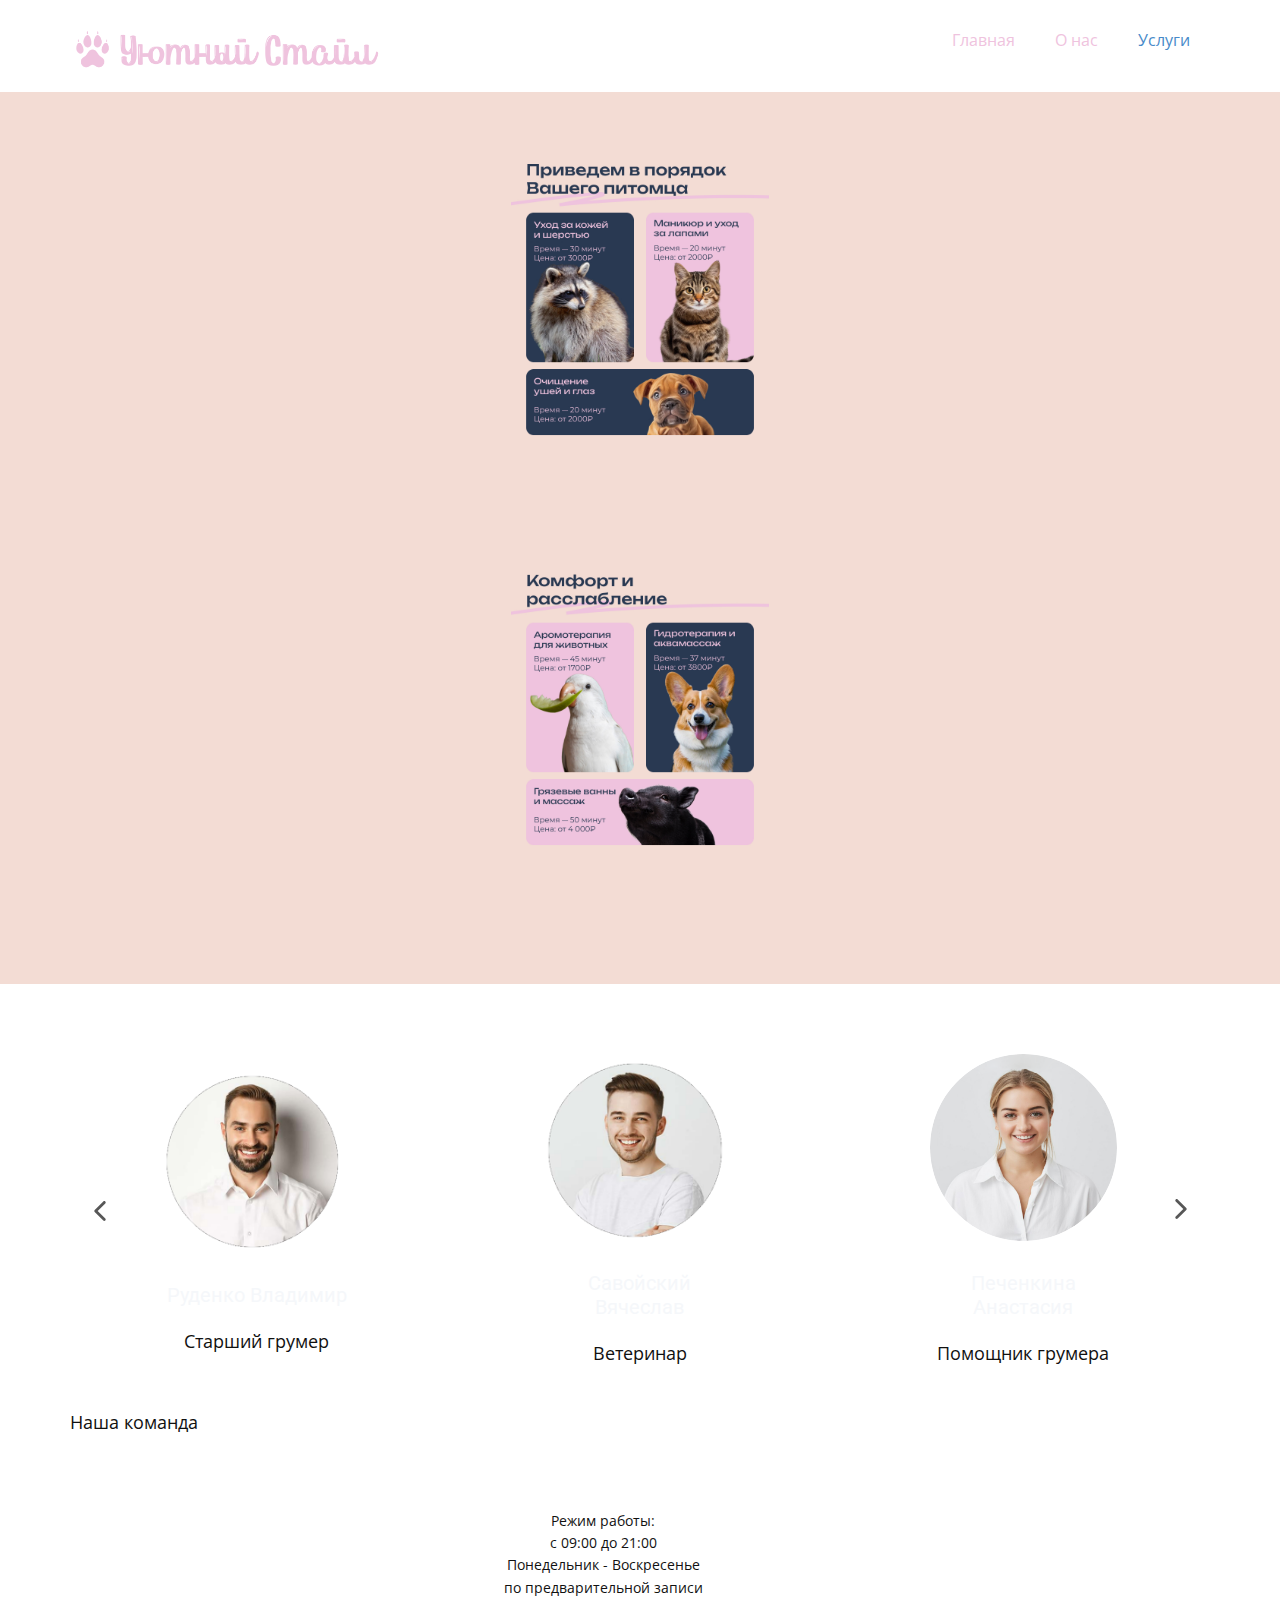
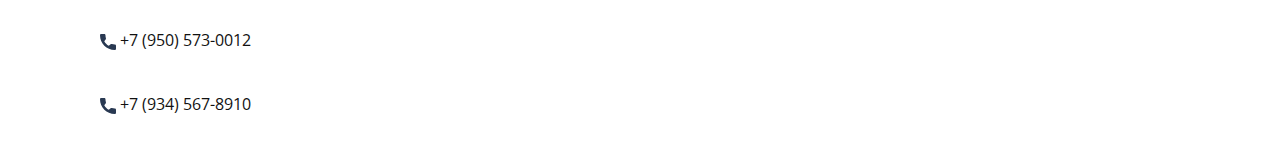
<file: Услуги.html>
<!DOCTYPE html>
<html style="font-size: 16px;" lang="ru"><head>
    <meta name="viewport" content="width=device-width, initial-scale=1.0">
    <meta charset="utf-8">
    <meta name="keywords" content="">
    <meta name="description" content="">
    <title>Услуги</title>
    <link rel="stylesheet" href="nicepage.css" media="screen">
<link rel="stylesheet" href="Услуги.css" media="screen">
    <script class="u-script" type="text/javascript" src="jquery.js" defer=""></script>
    <script class="u-script" type="text/javascript" src="nicepage.js" defer=""></script>
    <meta name="generator" content="Nicepage 7.13.4, nicepage.com">
    
    
    
    
    
    
    
    <link id="u-page-google-font" rel="stylesheet" href="https://fonts.googleapis.com/css2?display=swap&amp;family=Roboto:ital,wght@0,100;0,200;0,300;0,400;0,500;0,600;0,700;0,800;0,900;1,100;1,200;1,300;1,400;1,500;1,600;1,700;1,800;1,900&amp;family=Open+Sans:ital,wght@0,300;0,400;0,500;0,600;0,700;0,800;1,300;1,400;1,500;1,600;1,700;1,800">
    <script type="application/ld+json">{
		"@context": "http://schema.org",
		"@type": "Organization",
		"name": ""
}</script>
    <meta name="theme-color" content="#478ac9">
    <meta property="og:title" content="Услуги">
    <meta property="og:type" content="website">
  <meta data-intl-tel-input-cdn-path="intlTelInput/"></head>
  <body data-path-to-root="./" data-include-products="false" class="u-body u-clearfix u-xl-mode" data-lang="ru"><header class="u-clearfix u-color-var u-header u-header" id="header"><div class="u-clearfix u-sheet u-valign-middle-lg u-valign-middle-md u-valign-middle-sm u-sheet-1">
        <nav class="u-menu u-menu-one-level u-offcanvas u-menu-1" role="navigation" aria-label="Menu navigation">
          <div class="menu-collapse" style="font-size: 1rem; letter-spacing: 0px;">
            <a class="u-button-style u-custom-left-right-menu-spacing u-custom-padding-bottom u-custom-top-bottom-menu-spacing u-hamburger-link u-nav-link u-text-active-palette-1-base u-text-color-var u-text-hover-palette-2-base u-hamburger-link-1" href="#" tabindex="-1" aria-label="Open menu" aria-controls="1dbf">
              <svg class="u-svg-link" viewBox="0 0 24 24"><use xlink:href="#menu-hamburger"></use></svg>
              <svg class="u-svg-content" version="1.1" id="menu-hamburger" viewBox="0 0 16 16" x="0px" y="0px" xmlns:xlink="http://www.w3.org/1999/xlink" xmlns="http://www.w3.org/2000/svg"><g><rect y="1" width="16" height="2"></rect><rect y="7" width="16" height="2"></rect><rect y="13" width="16" height="2"></rect>
</g></svg>
            </a>
          </div>
          <div class="u-custom-menu u-nav-container">
            <ul class="u-nav u-unstyled u-nav-1" role="menubar"><li role="none" class="u-nav-item"><a role="menuitem" class="u-button-style u-nav-link u-text-active-palette-1-base u-text-hover-palette-2-base" href="./" style="padding: 10px 20px;">Главная</a>
</li><li role="none" class="u-nav-item"><a role="menuitem" class="u-button-style u-nav-link u-text-active-palette-1-base u-text-hover-palette-2-base" href="О-нас.html" style="padding: 10px 20px;">О нас</a>
</li><li role="none" class="u-nav-item"><a role="menuitem" class="u-button-style u-nav-link u-text-active-palette-1-base u-text-hover-palette-2-base" href="Услуги.html" style="padding: 10px 20px;">Услуги</a>
</li></ul>
          </div>
          <div class="u-custom-menu u-nav-container-collapse" id="1dbf" role="region" aria-label="Menu panel">
            <div class="u-black u-container-style u-inner-container-layout u-opacity u-opacity-95 u-sidenav">
              <div class="u-inner-container-layout u-sidenav-overflow">
                <div class="u-menu-close" tabindex="-1" aria-label="Close menu"></div>
                <ul class="u-align-center u-nav u-popupmenu-items u-unstyled u-nav-2" role="menubar"><li role="none" class="u-nav-item"><a role="menuitem" class="u-button-style u-nav-link" href="./">Главная</a>
</li><li role="none" class="u-nav-item"><a role="menuitem" class="u-button-style u-nav-link" href="О-нас.html">О нас</a>
</li><li role="none" class="u-nav-item"><a role="menuitem" class="u-button-style u-nav-link" href="Услуги.html">Услуги</a>
</li></ul>
              </div>
            </div>
            <div class="u-black u-menu-overlay u-opacity u-opacity-70"></div>
          </div>
        </nav>
        <img class="u-image u-image-contain u-image-default u-image-1" src="images/Group412.png" alt="" data-image-width="1244" data-image-height="192">
      </div></header>
    <section class="u-clearfix u-color-var u-container-align-center-lg u-container-align-center-md u-container-align-center-sm u-container-align-center-xl u-section-1" id="block-1">
      <div class="u-clearfix u-sheet u-sheet-1">
        <img class="u-expanded-width-xs u-image u-image-default u-image-1" src="images/Frame62.jpg" alt="" data-image-width="1360" data-image-height="1580">
      </div>
    </section>
    <section class="u-clearfix u-color-var u-section-2" id="block-2">
      <div class="u-clearfix u-sheet u-sheet-1">
        <img class="u-image u-image-default u-image-1" src="images/Frame71.jpg" alt="" data-image-width="1360" data-image-height="1580">
      </div>
    </section>
    <section class="u-clearfix u-color-var u-section-3" id="sec-7371">
      <div class="u-clearfix u-sheet u-sheet-1">
        <div class="u-expanded-width u-layout-horizontal u-list u-list-1">
          <div class="u-repeater u-repeater-1">
            <div class="u-container-align-center-lg u-container-align-center-md u-container-align-center-sm u-container-align-center-xl u-container-style u-list-item u-repeater-item">
              <div class="u-container-layout u-similar-container u-valign-middle-lg u-valign-middle-md u-valign-middle-sm u-valign-middle-xl u-container-layout-1">
                <div class="u-image u-image-circle u-image-1" alt="" data-image-width="1700" data-image-height="1704"></div>
                <h5 class="u-align-center u-custom-font u-text u-text-default-lg u-text-default-md u-text-default-sm u-text-default-xl u-text-palette-5-light-3 u-text-1">Руденко Владимир </h5>
                <p class="u-align-center u-text u-text-color-var u-text-default u-text-2">Старший грумер</p>
              </div>
            </div>
            <div class="u-container-align-center-lg u-container-align-center-md u-container-align-center-sm u-container-align-center-xl u-container-style u-list-item u-repeater-item">
              <div class="u-container-layout u-similar-container u-valign-middle-lg u-valign-middle-md u-valign-middle-sm u-valign-middle-xl u-container-layout-2">
                <div class="u-image u-image-circle u-image-2" alt="" data-image-width="1696" data-image-height="1680"></div>
                <h5 class="u-align-center u-custom-font u-text u-text-default-lg u-text-default-md u-text-default-sm u-text-default-xl u-text-palette-5-light-3 u-text-3">Савойский<br>Вячеслав
                </h5>
                <p class="u-align-center u-text u-text-color-var u-text-default u-text-4">Ветеринар<span style="font-weight: 500;"><span style="font-weight: 500;"><span style="--text-color-var: #efc3de;"></span></span></span>
                </p>
              </div>
            </div>
            <div class="u-container-align-center-lg u-container-align-center-md u-container-align-center-sm u-container-align-center-xl u-container-style u-list-item u-repeater-item">
              <div class="u-container-layout u-similar-container u-valign-middle-lg u-valign-middle-md u-valign-middle-sm u-valign-middle-xl u-container-layout-3">
                <div class="u-image u-image-circle u-image-3" alt="" data-image-width="1275" data-image-height="1275"></div>
                <h5 class="u-align-center u-custom-font u-text u-text-default-lg u-text-default-md u-text-default-sm u-text-default-xl u-text-palette-5-light-3 u-text-5">Печенкина<br>Анастасия
                </h5>
                <p class="u-align-center u-text u-text-color-var u-text-default u-text-6">Помощник грумера</p>
              </div>
            </div>
            <div class="u-container-align-center-lg u-container-align-center-md u-container-align-center-sm u-container-align-center-xl u-container-style u-list-item u-repeater-item">
              <div class="u-container-layout u-similar-container u-valign-middle-lg u-valign-middle-md u-valign-middle-sm u-valign-middle-xl u-container-layout-4">
                <div class="u-image u-image-circle u-image-4" alt="" data-image-width="1748" data-image-height="1704"></div>
                <h5 class="u-align-center u-custom-font u-text u-text-default-lg u-text-default-md u-text-default-sm u-text-default-xl u-text-palette-5-light-3 u-text-7">Саприкина<br>Надежда
                </h5>
                <p class="u-align-center u-text u-text-color-var u-text-default u-text-8">Дрессировщик </p>
              </div>
            </div>
            <div class="u-container-align-center-lg u-container-align-center-md u-container-align-center-sm u-container-align-center-xl u-container-style u-list-item u-repeater-item">
              <div class="u-container-layout u-similar-container u-valign-middle-lg u-valign-middle-md u-valign-middle-sm u-valign-middle-xl u-container-layout-5">
                <div class="u-image u-image-circle u-image-5" alt="" data-image-width="1275" data-image-height="1245"></div>
                <h5 class="u-align-center u-custom-font u-text u-text-default-lg u-text-default-md u-text-default-sm u-text-default-xl u-text-palette-5-light-3 u-text-9">Залукаева<br>Есения
                </h5>
                <p class="u-align-center u-text u-text-default u-text-10"><span class="u-text-color-var" style="--text-color-var: #efc3de;">Мастер </span><span class="u-text-color-var" style="--text-color-var: #efc3de;"><span style="font-weight: 500;">стрижк</span>и</span>
                </p>
              </div>
            </div>
            <div class="u-container-align-center-lg u-container-align-center-md u-container-align-center-sm u-container-align-center-xl u-container-style u-list-item u-repeater-item">
              <div class="u-container-layout u-similar-container u-valign-middle-lg u-valign-middle-md u-valign-middle-sm u-valign-middle-xl u-container-layout-6">
                <div class="u-image u-image-circle u-image-6" alt="" data-image-width="850" data-image-height="850"></div>
                <h5 class="u-align-center u-custom-font u-text u-text-default-lg u-text-default-md u-text-default-sm u-text-default-xl u-text-palette-5-light-3 u-text-11"> Токио</h5>
                <p class="u-align-center u-text u-text-default u-text-12">56 Недвижимость</p>
              </div>
            </div>
            <div class="u-container-align-center-lg u-container-align-center-md u-container-align-center-sm u-container-align-center-xl u-container-style u-list-item u-repeater-item">
              <div class="u-container-layout u-similar-container u-valign-middle-lg u-valign-middle-md u-valign-middle-sm u-valign-middle-xl u-container-layout-7">
                <div class="u-image u-image-circle u-image-7" alt="" data-image-width="850" data-image-height="850"></div>
                <h5 class="u-align-center u-custom-font u-text u-text-default-lg u-text-default-md u-text-default-sm u-text-default-xl u-text-palette-5-light-3 u-text-13">Рябинина<br>Елизавета
                </h5>
                <p class="u-align-center u-text u-text-color-var u-text-default u-text-14">Администратор </p>
              </div>
            </div>
          </div>
          <a class="u-absolute-vcenter u-color-var u-gallery-nav u-gallery-nav-prev u-icon-circle u-opacity u-opacity-70 u-spacing-10 u-gallery-nav-1" href="#" role="button"><span aria-hidden="true">
              <svg viewBox="0 0 451.847 451.847"><path d="M97.141,225.92c0-8.095,3.091-16.192,9.259-22.366L300.689,9.27c12.359-12.359,32.397-12.359,44.751,0
c12.354,12.354,12.354,32.388,0,44.748L173.525,225.92l171.903,171.909c12.354,12.354,12.354,32.391,0,44.744
c-12.354,12.365-32.386,12.365-44.745,0l-194.29-194.281C100.226,242.115,97.141,234.018,97.141,225.92z"></path></svg></span><span class="sr-only">
              <svg viewBox="0 0 451.847 451.847"><path d="M97.141,225.92c0-8.095,3.091-16.192,9.259-22.366L300.689,9.27c12.359-12.359,32.397-12.359,44.751,0
c12.354,12.354,12.354,32.388,0,44.748L173.525,225.92l171.903,171.909c12.354,12.354,12.354,32.391,0,44.744
c-12.354,12.365-32.386,12.365-44.745,0l-194.29-194.281C100.226,242.115,97.141,234.018,97.141,225.92z"></path></svg></span>
          </a>
          <a class="u-color-var u-gallery-nav u-gallery-nav-next u-icon-circle u-opacity u-opacity-70 u-spacing-10 u-gallery-nav-2" href="#" role="button"><span aria-hidden="true">
              <svg viewBox="0 0 451.846 451.847"><path d="M345.441,248.292L151.154,442.573c-12.359,12.365-32.397,12.365-44.75,0c-12.354-12.354-12.354-32.391,0-44.744
L278.318,225.92L106.409,54.017c-12.354-12.359-12.354-32.394,0-44.748c12.354-12.359,32.391-12.359,44.75,0l194.287,194.284
c6.177,6.18,9.262,14.271,9.262,22.366C354.708,234.018,351.617,242.115,345.441,248.292z"></path></svg></span><span class="sr-only">
              <svg viewBox="0 0 451.846 451.847"><path d="M345.441,248.292L151.154,442.573c-12.359,12.365-32.397,12.365-44.75,0c-12.354-12.354-12.354-32.391,0-44.744
L278.318,225.92L106.409,54.017c-12.354-12.359-12.354-32.394,0-44.748c12.354-12.359,32.391-12.359,44.75,0l194.287,194.284
c6.177,6.18,9.262,14.271,9.262,22.366C354.708,234.018,351.617,242.115,345.441,248.292z"></path></svg></span>
          </a>
        </div>
        <p class="u-custom-font u-text u-text-color-var u-text-default u-text-15">Наша команда</p>
      </div>
    </section>
    
    
    
    
    
    <footer class="u-align-center u-clearfix u-color-var u-container-align-center u-container-align-center-lg u-container-align-center-md u-container-align-center-sm u-container-align-center-xl u-footer u-footer" id="footer"><div class="u-clearfix u-sheet u-sheet-1">
        <p class="u-align-left-xs u-small-text u-text u-text-color-var u-text-variant u-text-1"> Режим работы:<br>с 09:00 до 21:00<br>Понедельник - Воскресенье<br>по предварительной записи
        </p>
        <a href="" class="u-active-none u-btn u-btn-rectangle u-button-style u-hover-none u-none u-text-color-var u-btn-1"><span class="u-icon u-text-color-var u-icon-1"><svg class="u-svg-content" viewBox="0 0 405.333 405.333" x="0px" y="0px" style="width: 1em; height: 1em;"><path d="M373.333,266.88c-25.003,0-49.493-3.904-72.704-11.563c-11.328-3.904-24.192-0.896-31.637,6.699l-46.016,34.752    c-52.8-28.181-86.592-61.952-114.389-114.368l33.813-44.928c8.512-8.512,11.563-20.971,7.915-32.64    C142.592,81.472,138.667,56.96,138.667,32c0-17.643-14.357-32-32-32H32C14.357,0,0,14.357,0,32    c0,205.845,167.488,373.333,373.333,373.333c17.643,0,32-14.357,32-32V298.88C405.333,281.237,390.976,266.88,373.333,266.88z"></path></svg></span>&nbsp;+7 (950) 573-0012
        </a>
        <a href="" class="u-active-none u-btn u-btn-rectangle u-button-style u-hover-none u-none u-text-color-var u-btn-2"><span class="u-icon u-text-color-var u-icon-2"><svg class="u-svg-content" viewBox="0 0 405.333 405.333" x="0px" y="0px" style="width: 1em; height: 1em;"><path d="M373.333,266.88c-25.003,0-49.493-3.904-72.704-11.563c-11.328-3.904-24.192-0.896-31.637,6.699l-46.016,34.752    c-52.8-28.181-86.592-61.952-114.389-114.368l33.813-44.928c8.512-8.512,11.563-20.971,7.915-32.64    C142.592,81.472,138.667,56.96,138.667,32c0-17.643-14.357-32-32-32H32C14.357,0,0,14.357,0,32    c0,205.845,167.488,373.333,373.333,373.333c17.643,0,32-14.357,32-32V298.88C405.333,281.237,390.976,266.88,373.333,266.88z"></path></svg></span>&nbsp;+7 (934) 567-8910
        </a>
      </div>
</body></html>
</file>
